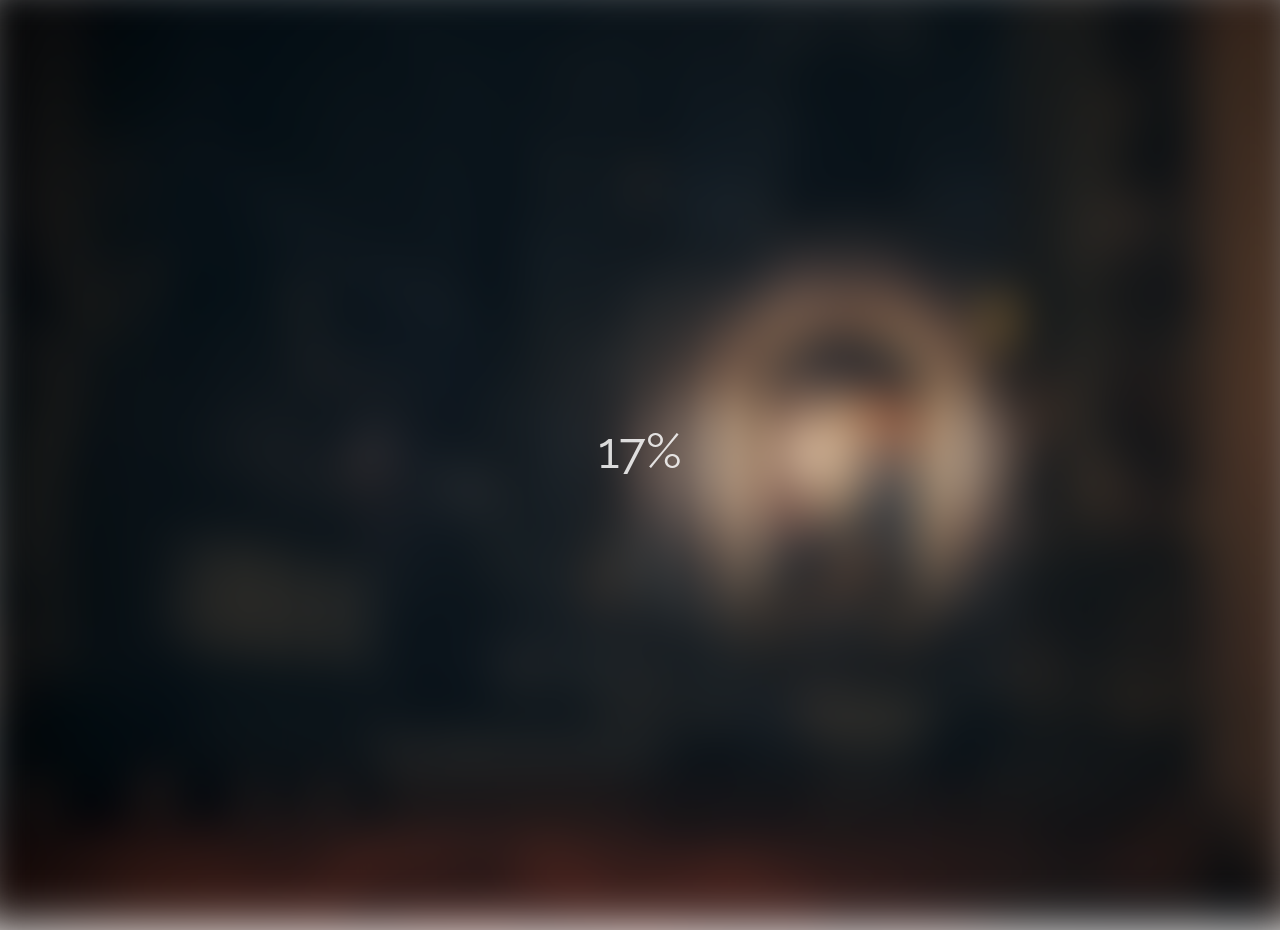
<file: Blurry Loading/index.html>
<!DOCTYPE html>
<html lang="en">
<head>
    <meta charset="UTF-8">
    <meta name="viewport" content="width=device-width, initial-scale=1.0">
    <link rel="stylesheet" href="style.css">
    <title>Blurry Loading</title>
</head>
<body>
    <section class="bg"></section>
    <div class="loading-text">0%</div>
    <script src="app.js"></script>
</body>
</html>
</file>
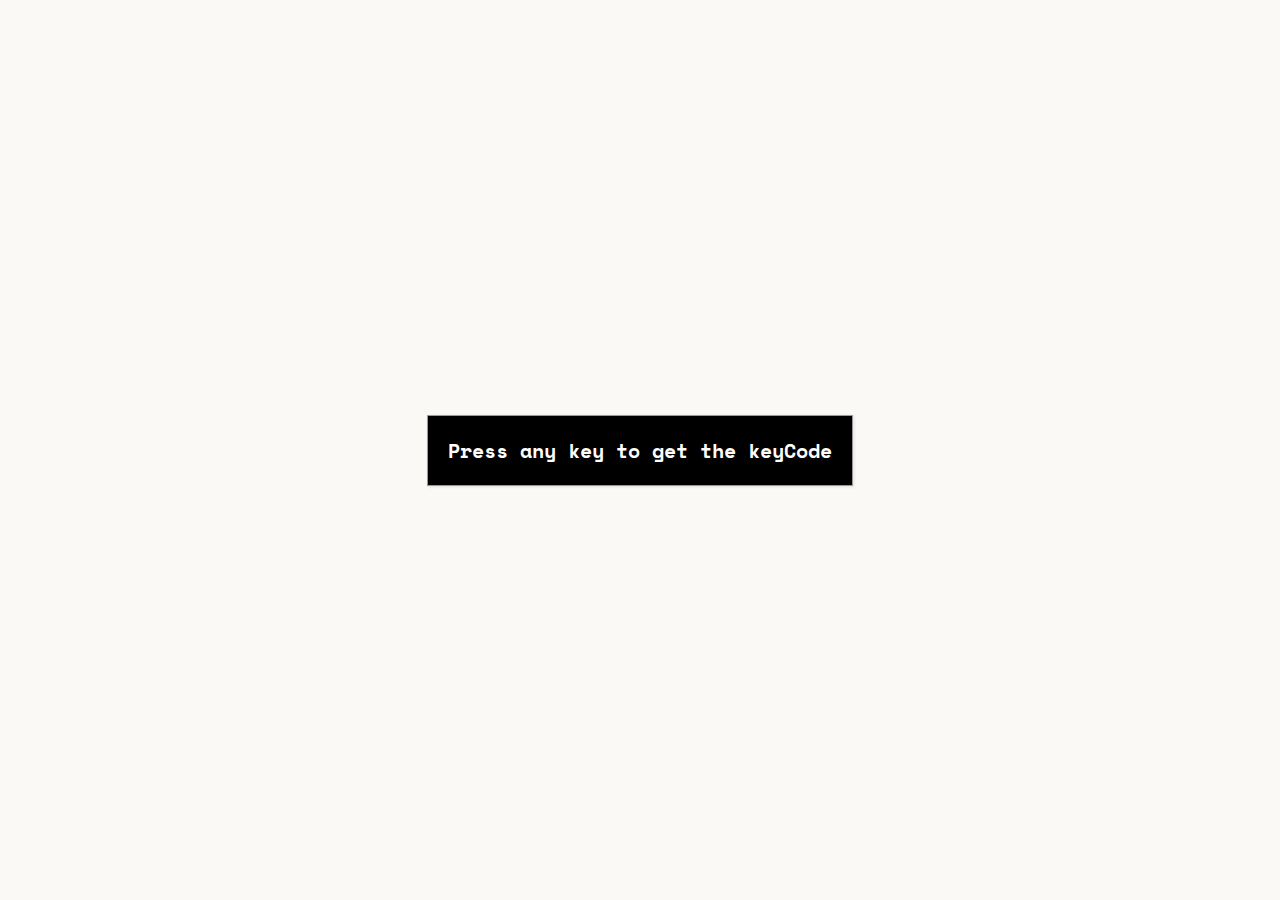
<file: Event Key Codes/index.html>
<!DOCTYPE html>
<html lang="en">
<head>
    <meta charset="UTF-8">
    <meta name="viewport" content="width=device-width, initial-scale=1.0">
    <link rel="stylesheet" href="style.css">
    <title>Event Key Codes</title>
</head>
<body>
    <div id="insert">
        <div class="key">
            Press any key to get the keyCode
        </div>
    </div>
    <script src="app.js"></script>
</body>
</html>
</file>
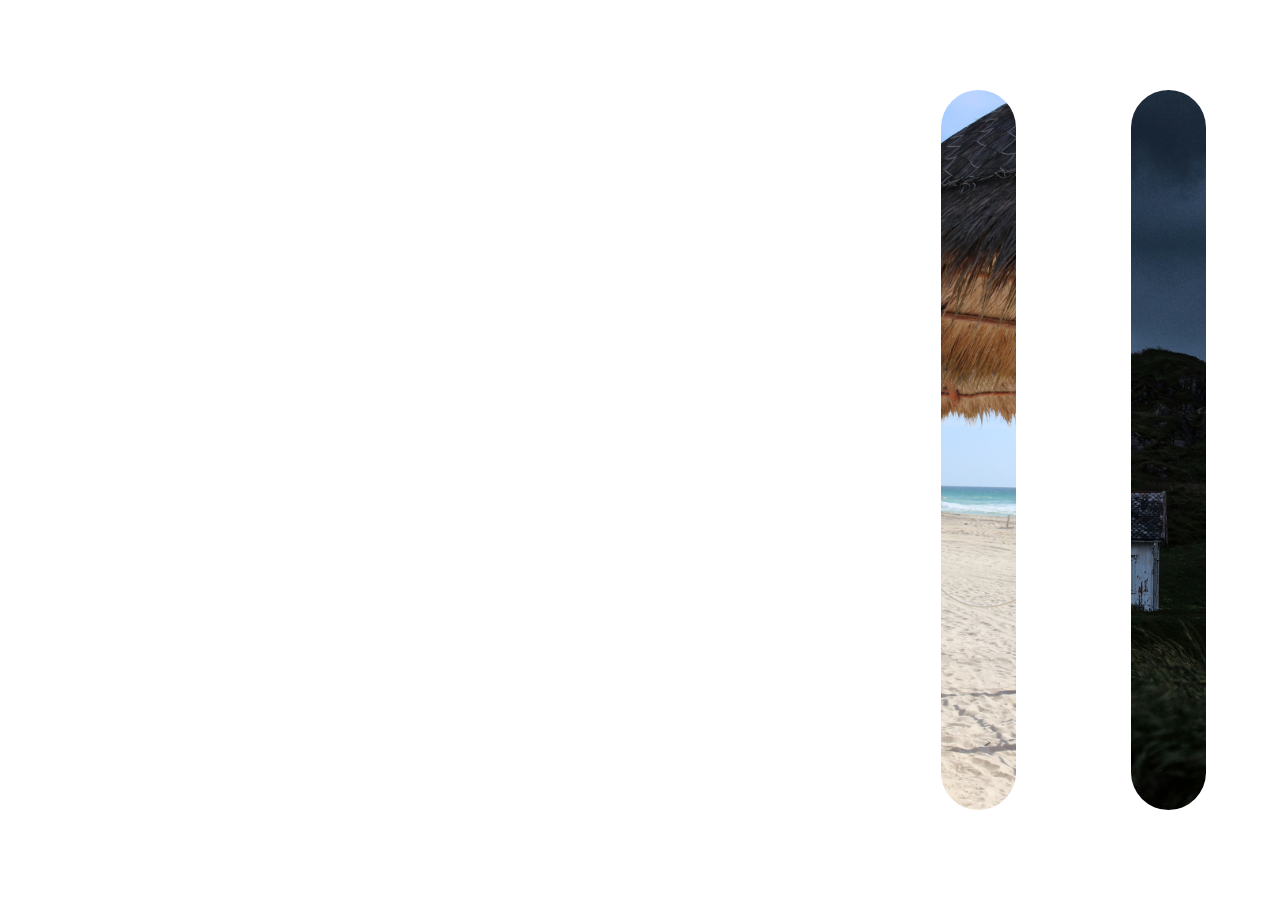
<file: Expanding Cards/index.html>
<!DOCTYPE html>
<html lang="en">
  <head>
    <meta charset="UTF-8" />
    <meta name="viewport" content="width=device-width, initial-scale=1.0" />
    <link rel="stylesheet" href="styles.css" />
    <title>Expanding Cards</title>
  </head>
  <body>
    <div class="container">
      <div class="panel active" style="background-image: url('https://images.unsplash.com/photo-1558979158-65a1eaa08691?ixlib=rb-1.2.1&ixid=eyJhcHBfaWQiOjEyMDd9&auto=format&fit=crop&w=1350&q=80')">
        <h3>Explore The World</h3>
      </div>
      <div class="panel" style="background-image: url('https://images.unsplash.com/photo-1572276596237-5db2c3e16c5d?ixlib=rb-1.2.1&ixid=eyJhcHBfaWQiOjEyMDd9&auto=format&fit=crop&w=1350&q=80')">
        <h3>Wild Forest</h3>
      </div>
      <div class="panel" style="background-image: url('images/alex-zakharchenko-lfseoC1apf4-unsplash.jpg')">
        <h3>Sunny Beach</h3>
      </div>
      <div class="panel" style="background-image: url('https://images.unsplash.com/photo-1551009175-8a68da93d5f9?ixlib=rb-1.2.1&ixid=eyJhcHBfaWQiOjEyMDd9&auto=format&fit=crop&w=1351&q=80')">
        <h3>City on Winter</h3>
      </div>
      <div class="panel" style="background-image: url('images/vidar-nordli-mathisen-U8opY9umz8Y-unsplash.jpg')">
        <h3>Mountains - Clouds</h3>
      </div>

    </div>

    <script src="script.js"></script>
  </body>
</html>
</file>
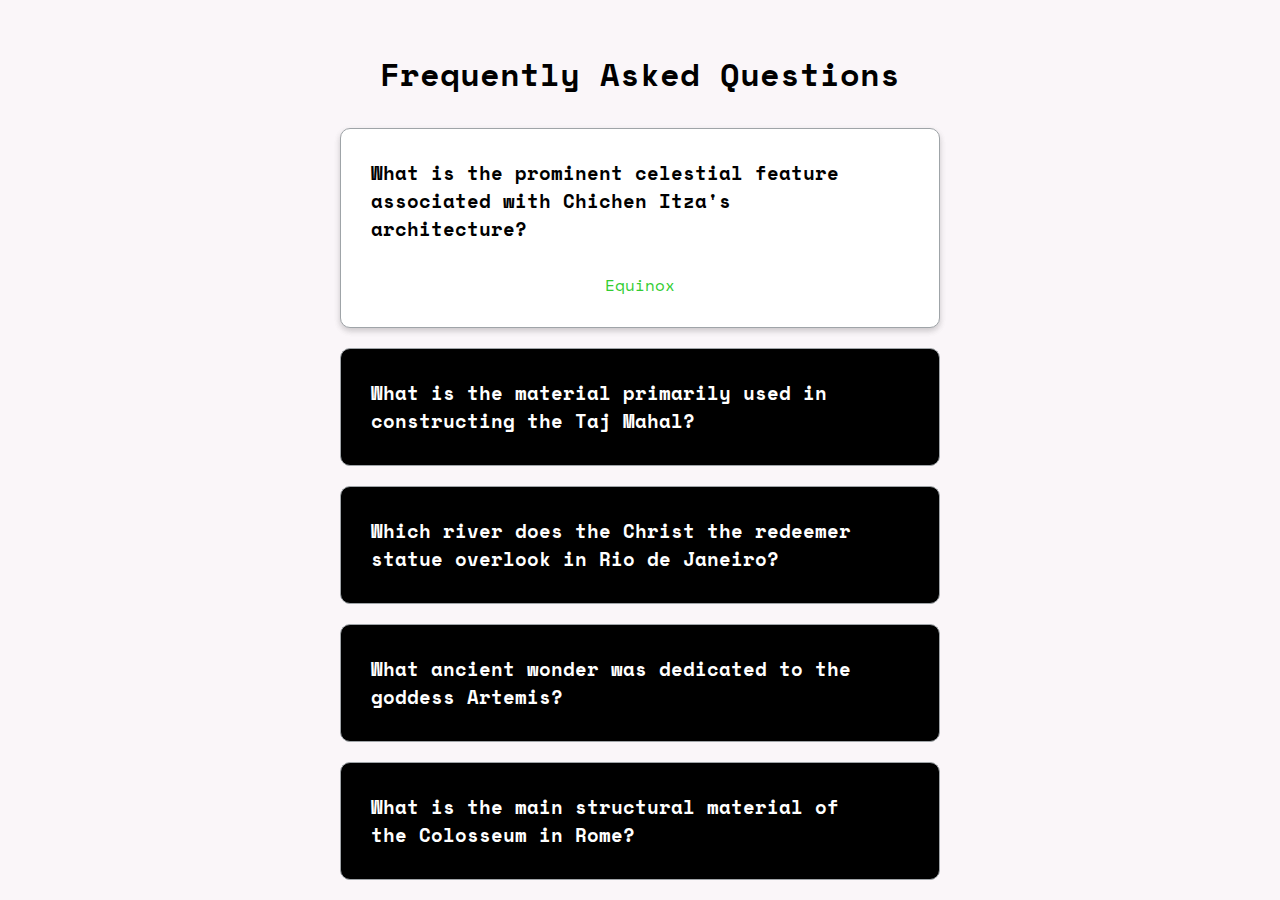
<file: FAQ Collapse/index.html>
<!DOCTYPE html>
<html lang="en">
<head>
    <meta charset="UTF-8">
    <meta name="viewport" content="width=device-width, initial-scale=1.0">
    <link rel="stylesheet" href="https://cdnjs.cloudflare.com/ajax/libs/font-awesome/5.14.0/css/all.min.css" integrity="sha512-1PKOgIY59xJ8Co8+NE6FZ+LOAZKjy+KY8iq0G4B3CyeY6wYHN3yt9PW0XpSriVlkMXe40PTKnXrLnZ9+fkDaog==" crossorigin="anonymous" />
    <link rel="stylesheet" href="style.css">
    <title>FAQ Collapse</title>
</head>
<body>
    <h1>Frequently Asked Questions</h1>

    <div class="faq-container">

        <div class="faq active">
            <h3 class="faq-title">
                What is the prominent celestial feature associated with Chichen Itza's architecture?
            </h3>

            <p class="faq-text">
                Equinox
            </p>

            <button class="faq-toggle">
                <i class="fas fa-chevron-down"></i>
                <i class="fas fa-times"></i>
                <i></i>
            </button>
        </div>

        <div class="faq">
            <h3 class="faq-title">
                What is the material primarily used in constructing the Taj Mahal?
            </h3>
            <p class="faq-text">
                Marble
            </p>
            <button class="faq-toggle">
                <i class="fas fa-chevron-down"></i>
                <i class="fas fa-times"></i>
            </button>
        </div>

        <div class="faq">
            <h3 class="faq-title">
                Which river does the Christ the redeemer statue overlook in Rio de Janeiro?
            </h3>
            <p class="faq-text">
                Rio River
            </p>
            <button class="faq-toggle">
                <i class="fas fa-chevron-down"></i>
                <i class="fas fa-times"></i>
            </button>
        </div>

        <div class="faq">
            <h3 class="faq-title">
                What ancient wonder was dedicated to the goddess Artemis?
            </h3>
            <p class="faq-text">
                Ephesus
            </p>
            <button class="faq-toggle">
                <i class="fas fa-chevron-down"></i>
                <i class="fas fa-times"></i>
            </button>
        </div>

        <div class="faq">
            <h3 class="faq-title">
                What is the main structural material of the Colosseum in Rome?
            </h3>
            <p class="faq-text">
                Concrete
            </p>
            <button class="faq-toggle">
                <i class="fas fa-chevron-down"></i>
                <i class="fas fa-times"></i>
            </button>
        </div>

    </div>
    <script src="app.js"></script>
</body>
</html>
</file>
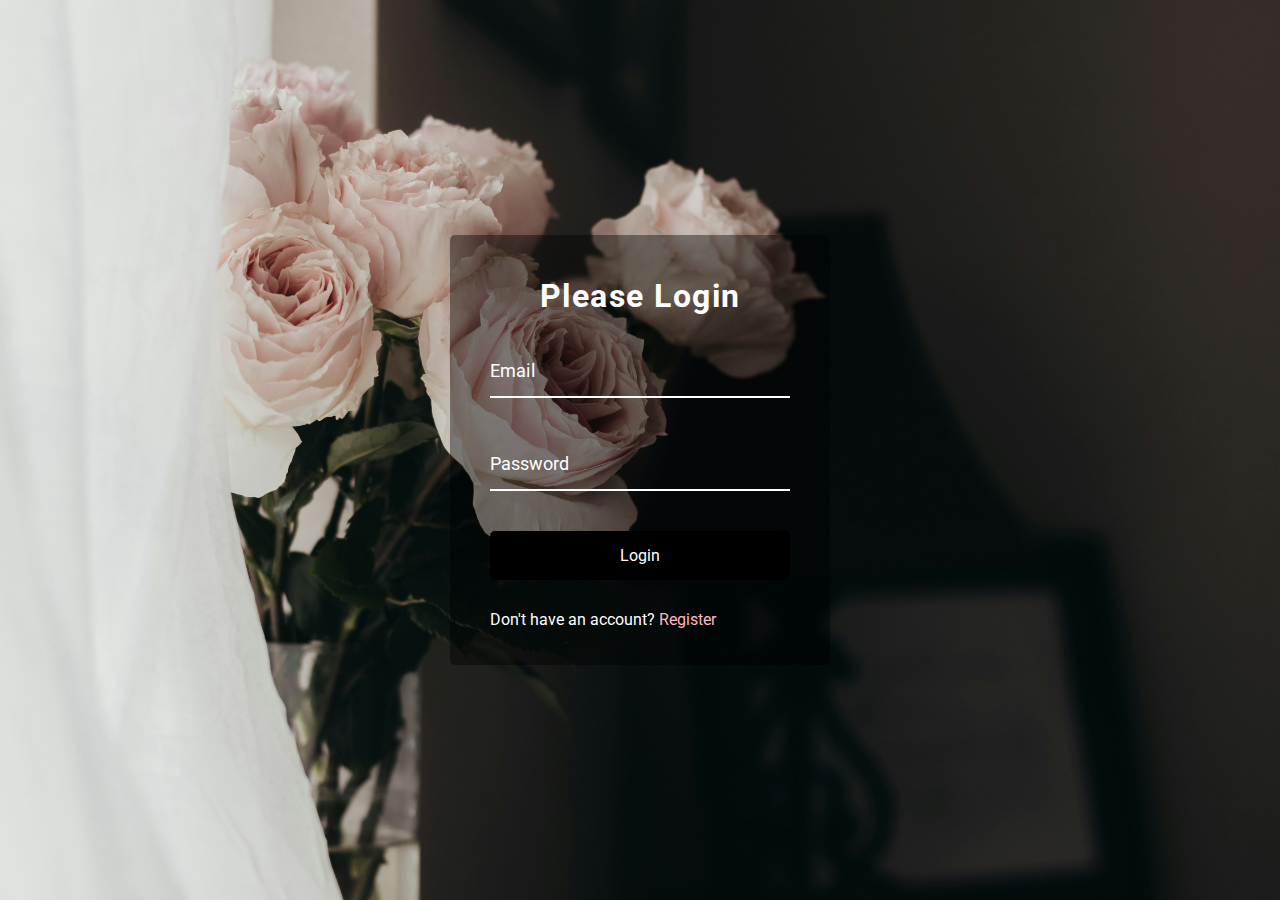
<file: Form Wave/index.html>
<!DOCTYPE html>
<html lang="en">
<head>
    <meta charset="UTF-8">
    <meta name="viewport" content="width=device-width, initial-scale=1.0">
    <link rel="stylesheet" href="style.css">
    <title>Form Input Wave</title>
</head>
<body>
    <div class="container">
        <h1>Please Login</h1>
        <form>
            <div class="form-control">
                <input type="text" required>
                <label>Email</label>
            </div>
            <div class="form-control">
                <input type="password" required>
                <label>Password</label>
            </div>
            <button class="btn">Login</button>
            <p class="text">Don't have an account? <a href="#">Register</a></p>
        </form>
    </div>
    <script src="app.js"></script>
</body>
</html>
</file>
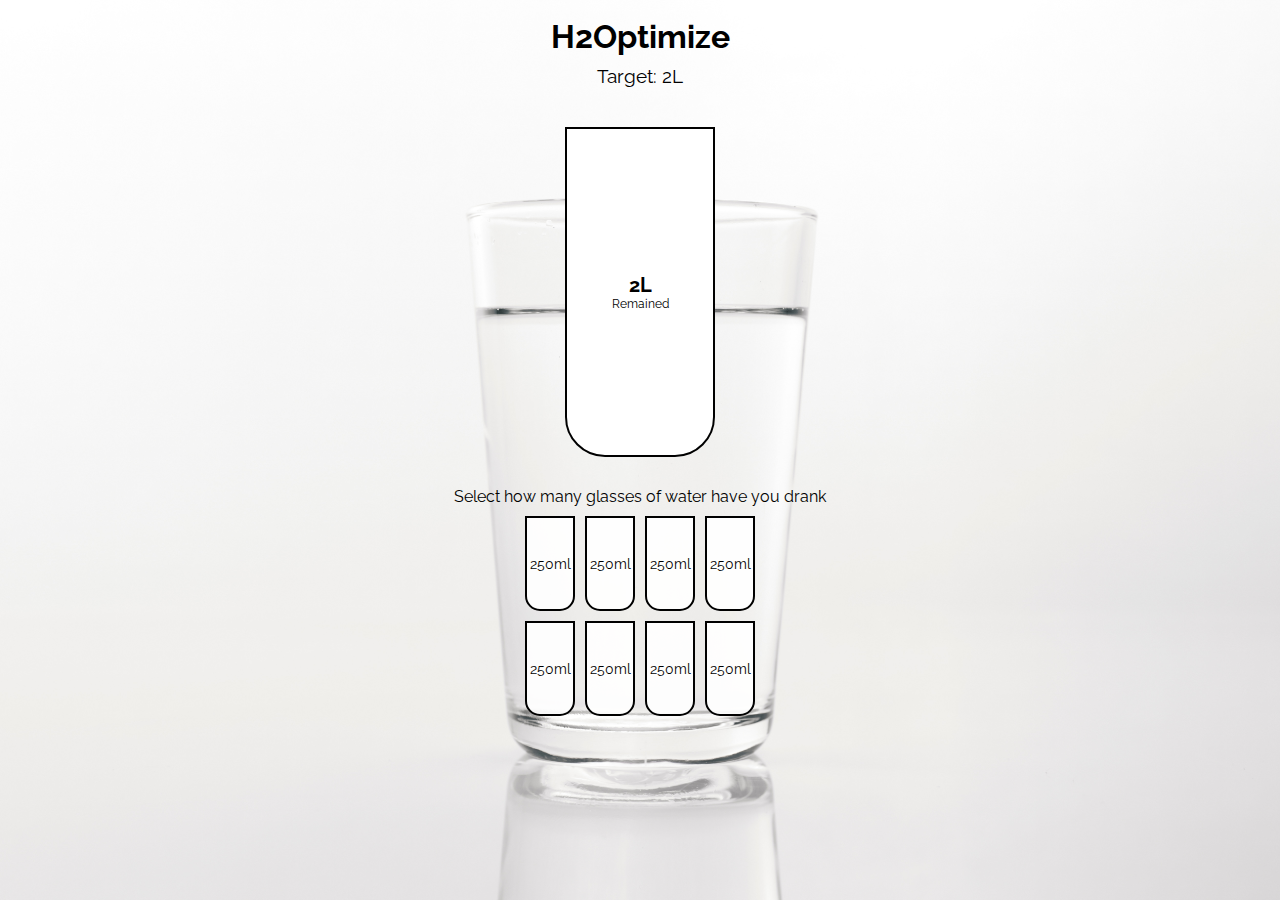
<file: H2Optimize/index.html>
<!DOCTYPE html>
<html lang="en">
<head>
    <meta charset="UTF-8">
    <meta name="viewport" content="width=device-width, initial-scale=1.0">
    <link rel="stylesheet" href="style.css">
    <title>H2Optimize</title>
</head>
<body>
    <h1>H2Optimize</h1>
    <h3>Target: 2L</h3>
    <div class="cup">
        <div class="remained" id="remained">
            <span id="litres"></span>
            <small>Remained</small>
        </div>
    
        <div class="percentage" id="percentage"></div>
    </div>
    <p class="text">Select how many glasses of water have you drank</p>

    <div class="cups">
        <div class="cup cup-small">250ml</div>
        <div class="cup cup-small">250ml</div>
        <div class="cup cup-small">250ml</div>
        <div class="cup cup-small">250ml</div>
        <div class="cup cup-small">250ml</div>
        <div class="cup cup-small">250ml</div>
        <div class="cup cup-small">250ml</div>
        <div class="cup cup-small">250ml</div>
    </div>

    <script src="app.js"></script>
</body>
</html>
</file>
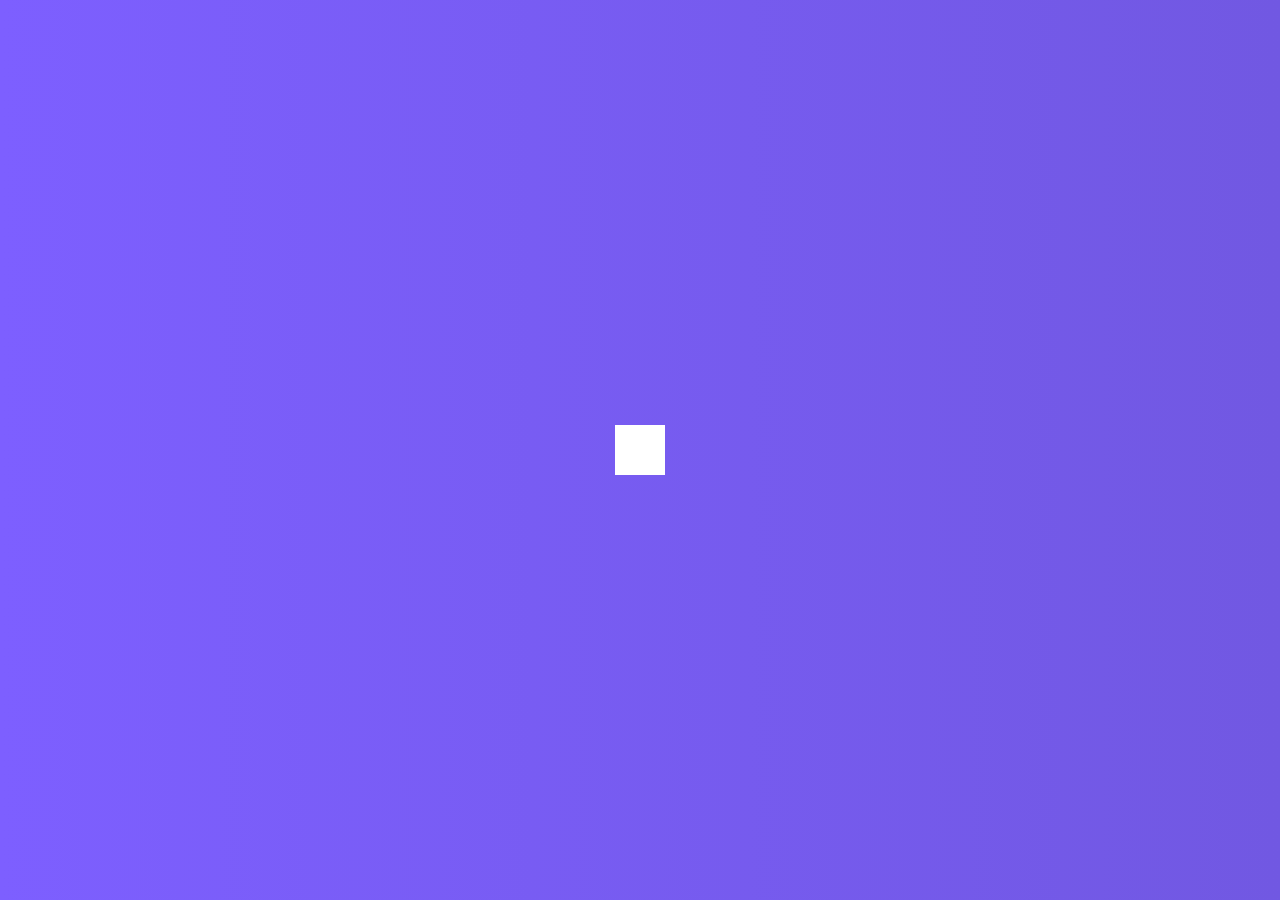
<file: Hidden SearchBar/index.html>
<!DOCTYPE html>
<html lang="en">
<head>
    <meta charset="UTF-8">
    <meta name="viewport" content="width=device-width, initial-scale=1.0">
    <link rel="stylesheet" href="https://cdnjs.cloudflare.com/ajax/libs/font-awesome/5.14.0/css/all.min.css" integrity="sha512-1PKOgIY59xJ8Co8+NE6FZ+LOAZKjy+KY8iq0G4B3CyeY6wYHN3yt9PW0XpSriVlkMXe40PTKnXrLnZ9+fkDaog==" crossorigin="anonymous" />
    <link rel="stylesheet" href="style.css">
    <title>Hidden Search Bar</title>
</head>
<body>
    <div class="search">
        <input type="text" class="input" placeholder="Search...">
        <button class="btn">
            <i class="fas fa-search"></i>
        </button>
        <script src="app.js"></script>
    </div>
</body>
</html>
</file>
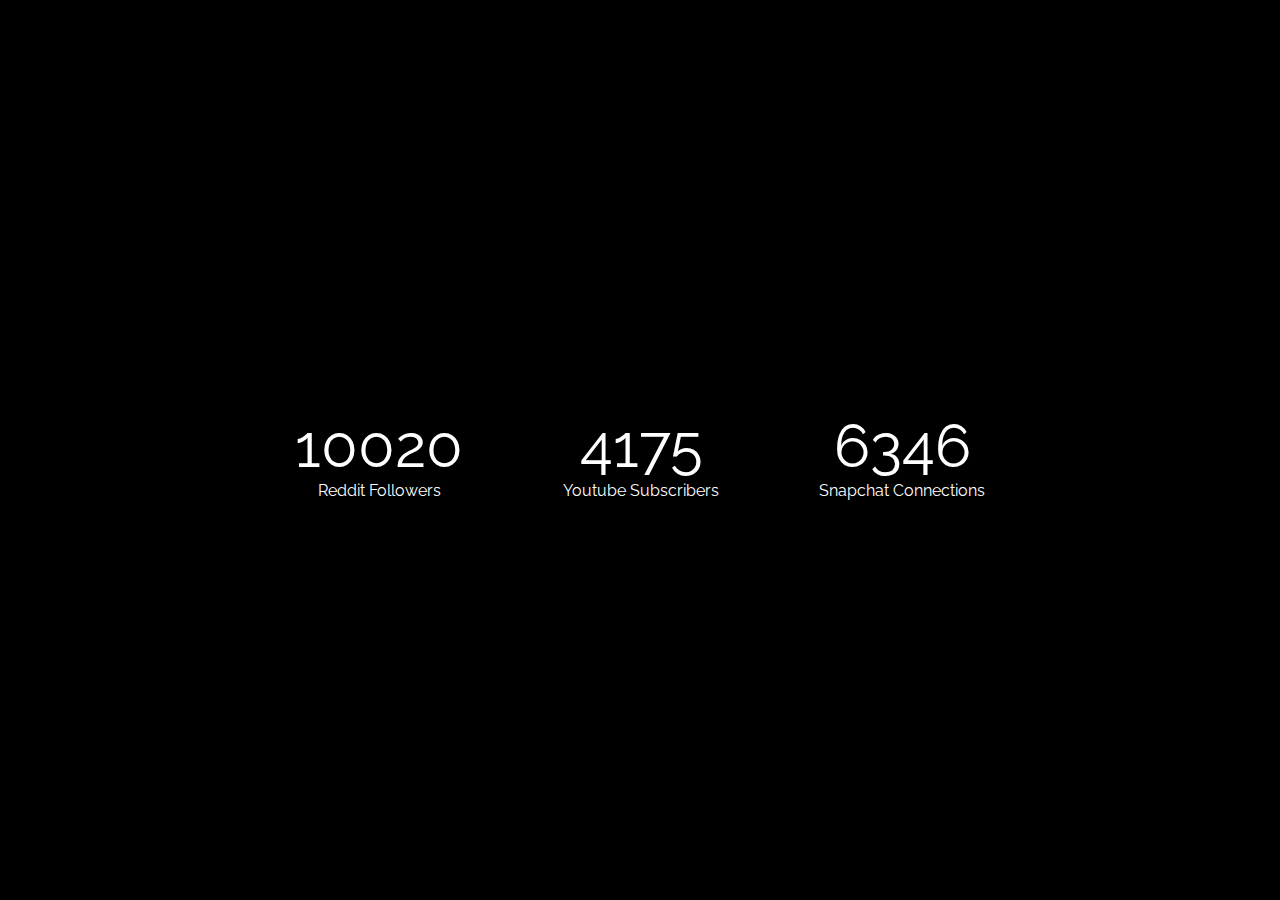
<file: Incrementing Counter/index.html>
<!DOCTYPE html>
<html lang="en">
<head>
    <meta charset="UTF-8">
    <meta name="viewport" content="width=device-width, initial-scale=1.0">
    <link rel="stylesheet" href="https://cdnjs.cloudflare.com/ajax/libs/font-awesome/5.14.0/css/all.min.css" integrity="sha512-1PKOgIY59xJ8Co8+NE6FZ+LOAZKjy+KY8iq0G4B3CyeY6wYHN3yt9PW0XpSriVlkMXe40PTKnXrLnZ9+fkDaog==" crossorigin="anonymous" />
    <link rel="stylesheet" href="style.css">
    <title>Incrementing Counter</title>
</head>
<body>
    <div class="counter-container">
        <i class="fab fa-reddit fa-3x"></i>
        <div class="counter" data-target="12000"></div>
        <span>Reddit Followers</span>
    </div>

    <div class="counter-container">
        <i class="fab fa-youtube fa-3x"></i>
        <div class="counter" data-target="5000"></div>
        <span>Youtube Subscribers</span>
    </div>

    <div class="counter-container">
        <i class="fab fa-snapchat fa-3x"></i>
        <div class="counter" data-target="7500"></div>
        <span>Snapchat Connections</span>
    </div>
    <script src="app.js"></script>
</body>
</html>
</file>
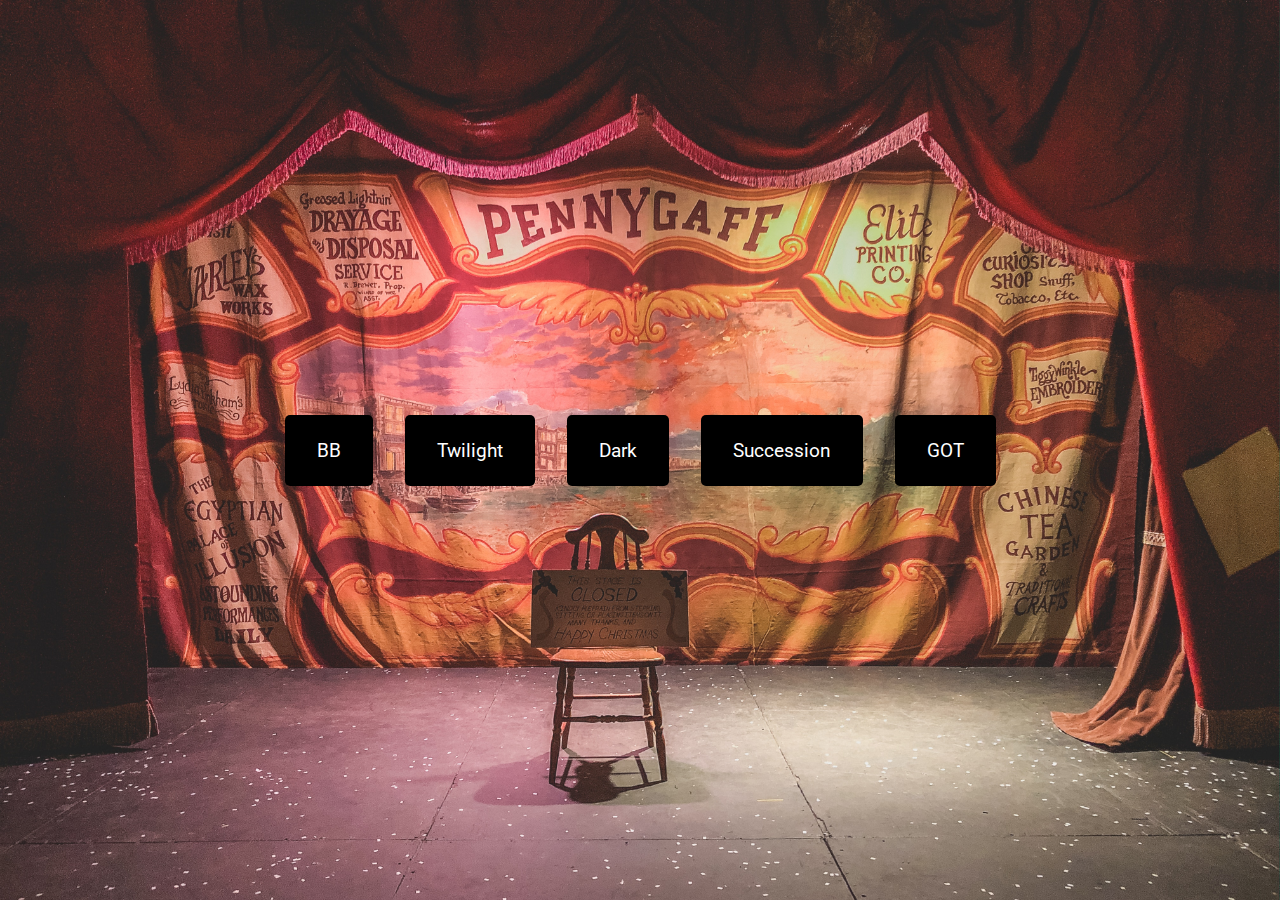
<file: Sound Board/index.html>
<!DOCTYPE html>
<html lang="en">
<head>
    <meta charset="UTF-8">
    <meta name="viewport" content="width=device-width, initial-scale=1.0">
    <link rel="stylesheet" href="style.css">
    <title>Sound Board</title>
</head>
<body>
    <audio id="BB" src="./Audio/Breaking-Bad-Theme-Song.mp3"></audio>
    <audio id="Twilight" src="./Audio/twilight.mp3"></audio>
    <audio id="Dark" src="./Audio/dark-netflix-theme-song.mp3"></audio>
    <audio id="Succession" src="./Audio/Succession-Theme-song.mp3"></audio>
    <audio id="GOT" src="./Audio/gameofthro-u69ri5zp-17151.mp3"></audio>

    <div id="buttons"></div>
    <script src="app.js"></script>
</body>
</html>
</file>
<file: Blurry Loading/style.css>
@import url('https://fonts.googleapis.com/css2?family=Raleway&display=swap');

* {
    box-sizing: border-box;
}

body {
    font-family: Raleway;
    display: flex;
    align-items: center;
    justify-content: center;
    height: 100vh;
    overflow: hidden;
    margin: 0;
}

.bg {
    background: url(./Images/soroush-karimi-FOVAjDi9ojQ-unsplash.jpg);
    background-repeat: no-repeat;
    position: absolute;
    align-content: center;
    justify-content: center;
    /* text-align: center; */
    background-size: cover;
    top: -30px;
    left: -30px;
    width: calc(100vw + 60px);
    height: calc(100vh + 60px);
    z-index: -1;
    filter: blur(0px);
}

.loading-text {
    font-size: 50px;
    color: #fff;
}
</file>
<file: Event Key Codes/style.css>
@import url('https://fonts.googleapis.com/css2?family=Space+Mono&display=swap');
* {
    box-sizing: border-box;
}

body {
    background: #FAF9F6;
    font-family: Space Mono;
    display: flex;
    align-items: center;
    justify-content: center;
    text-align: center;
    height: 100vh;
    margin: 0;
    overflow: hidden;
}

.key {
    border: 1px solid #999999;
    background-color: #000000;
    box-shadow: 1px 1px 3px rgba(0, 0, 0, 0.1);
    display: inline-flex;
    align-items: center;
    font-size: 20px;
    font-weight: bold;
    padding: 20px;
    flex-direction: column;
    margin: 10px;
    min-width: 150px;
    color: white;
    position: relative;
}

.key small {
    position: absolute;
    top: -24px;
    left: 0;
    text-align: center;
    width: 100%;
    color: #000000;
    font-size: 14px;
}
</file>
<file: Expanding Cards/styles.css>
@import url('https://fonts.googleapis.com/css?family=Muli&display=swap');

* {
  box-sizing: border-box;
}

body {
  font-family: 'Muli', sans-serif;
  display: flex;
  align-items: center;
  justify-content: center;
  height: 100vh;
  overflow: hidden;
  margin: 0;
}

.container {
  display: flex;
  width: 90vw;
}

.panel {
  background-size: cover;
  background-position: center;
  background-repeat: no-repeat;
  height: 80vh;
  border-radius: 50px;
  color: #fff;
  cursor: pointer;
  flex: 0.5;
  margin: 10px;
  position: relative;
  transition: all 700ms ease-in; 
}

.panel h3 {
  font-size: 24px;
  position: absolute;
  bottom: 20px;
  left: 20px;
  margin: 0;
  opacity: 0;
}

.panel.active {
  flex: 5;
}

.panel.active h3 {
  opacity: 1;
  transition: opacity 0.3s ease-in 0.4s;
}

@media (max-width: 480px) {
  .container {
    width: 100vw;
  }

  .panel:nth-of-type(4),
  .panel:nth-of-type(5) {
    display: none;
  }
}
</file>
<file: FAQ Collapse/style.css>
@import url('https://fonts.googleapis.com/css2?family=Space+Mono&display=swap');


* {
    box-sizing: border-box;
}

body {
    font-family: Space Mono;
    background-color: #FAF6F9;
}

h1 {
    margin: 50px 0 30px;
    text-align: center;
}

.faq-container {
    max-width: 600px;
    margin: 0 auto;
}

.faq {
    background-color: #000000;
    border: 1px solid #9fa4a8;
    color: #fff;
    border-radius: 10px;
    margin: 20px 0;
    padding: 30px;
    position: relative;
    overflow: hidden;
    transition: 0.3s ease;
}

.faq.active {
    background-color: #fff;
    color: #000000;
    box-shadow: 0 3px 6px rgba(0, 0, 0, 0.1), 0 3px 6px rgba(0, 0, 0, 0.1);
}

.faq.active::before,
.faq.active::after {
    content: '\f075';
    font-family: 'Font Awesome 5 Free';
    color: #FF00FF;
    font-size: 7rem;
    position: absolute;
    opacity: 0.2;
    top: 20px;
    left: 20px;
    z-index: 0;
}

.faq.active::before {
    color: #E30B5C;
    top: -10px;
    left: -30px;
    transform: rotateY(180deg);
}

.faq-title {
    margin: 0 35px 0 0;
}

.faq-text {
    display: none;
    margin: 30px 0 0;
    color: #32CD32;
    text-align: center;
}

.faq.active .faq-text {
    display: block;
}

.faq-toggle {
    background-color: #fff;
    border: 0;
    border-radius: 2px;
    cursor: pointer;
    display: flex;
    align-items: center;
    justify-content: center;
    font-size: 16px;
    padding: 0;
    position: absolute;
    top: 20px;
    right: 30px;
    left: 530px;
    width: 30px;
} 

.faq-toggle:focus {
    outline: 0;
}
  
.faq-toggle .fa-times {
    display: none;
}

.faq.active .faq-toggle .fa-times {
    color: #fff;
    display: block;
}

.faq.active .faq-toggle .fa-chevron-down {
    display: none;
}

.faq.active .faq-toggle {
    background-color: #000;
}
</file>
<file: Form Wave/style.css>
@import url('https://fonts.googleapis.com/css2?family=Roboto&display=swap');
* {
    box-sizing: border-box;
}

body {
    background: url(new.jpg);
    background-repeat: no-repeat;
    background-size: cover;
    color: #fff;
    font-size: Roboto;
    display: flex;
    flex-direction: column;
    align-items: center;
    justify-content: center;
    height: 100vh;
    overflow: hidden;
    margin: 0;
}

.container {
    background-color: rgba(0, 0, 0, 0.4);
    padding: 20px 40px;
    border-radius: 5px;
    font-family: Roboto;
}

.container h1{
    text-align: center;
    margin-bottom: 30px;
    letter-spacing: 1.5px;
}

.container a {
    text-decoration: none;
    color: #FFB6C1;
}

.btn {
    cursor: pointer;
    display: inline-block;
    width: 100%;
    background-color: #000000;
    color: #fff;
    border: none;
    padding: 15px;
    font-family: Roboto;
    font-size: 16px;
    border-radius: 5px;
    /* margin-top: 1.5rem; */
}

.btn:focus {
    outline: 0;
}

.btn:active {
    transform: scale(0.98);
}

.text {
    margin-top: 30px;
}

.form-control {
    position: relative;
    margin: 20px 0 40px;
    width: 300px;
}

.form-control input {
    background-color: transparent;
    border: 0;
    border-bottom: 2px #fff solid;
    display: block;
    width: 100%;
    padding: 15px 0;
    font-size: 18px;
    color: #FFB6C1;
}

.form-control input:focus,
.form-control input:valid {
    outline: 0;
    border-bottom-color: #FFB6C1;
}

.form-control label {
    position: absolute;
    top: 15px;
    left: 0;
    pointer-events: none;
}

.form-control label span {
    display: inline-block;
    font-size:18px;
    min-width: 5px;
    transition: 0.3s cubic-bezier(0.68, -0.55, 0.265, 1.55);
}

.form-control input:focus + label span,
.form-control input:valid + label span {
    color: #FFB6C1;
    transform: translateY(-30px);
}
</file>
<file: H2Optimize/style.css>
@import url('https://fonts.googleapis.com/css2?family=Raleway&display=swap');


:root {
    --border-color: #000;
    --fill-color: #6ab3f8;
}

* {
    box-sizing: border-box;
}

body {
    background: url(./Images/background.jpg);
    background-repeat: no-repeat;
    background-size: cover;
    font-family: Raleway;
    display: flex;
    flex-direction: column;
    align-items: center;
    margin-bottom: 40px;
}

/* h1 {
    margin: 10px 0 0;
} */

h1 {
    margin: 10px 0 0;
}

/* h3 {
    font-weight: 400;
    margin: 10px 0;
} */

h3 {
    font-weight: 400;
    margin: 10px 0;
}

/* .cup {
    background-color: #fff;
    border: 4px solid var(--border-color);
    color: var(--border-color);
    border-radius: 0 0 40px 40px;
    height: 330px;
    width: 150px;
    margin: 30px 0;
    display: flex;
    flex-direction: column;
    overflow: hidden;
} */

.cup {
    background-color: #fff;
    border: 2px solid var(--border-color);
    border-radius: 0 0 40px 40px;
    height: 330px;
    width: 150px;
    margin: 30px 0;
    display: flex;
    flex-direction: column;
    overflow: hidden;
}

/* .cup.cup-small {
    height: 95px;
    width: 50px;
    border-radius: 0 0 15px 15px;
    background-color: rgba(255, 255, 255, 0.9);
    cursor: pointer;
    font-size: 14px;
    align-items: center;
    justify-content: center;
    text-align: center;
    margin: 5px;
    transition: 0.3s ease;
} */

.cup.cup-small {
    height: 95px;
    width: 50px;
    border-radius: 0 0 15px 15px;
    background-color: rgba(255, 255, 255, 0.9);
    cursor: pointer;
    font-size: 14px;
    align-items: center;
    justify-content: center;
    text-align: center;
    margin: 5px;
    transition: 0.3s ease;
}

/* .cup.cup-small.full {
    background-color: var(--fill-color);
    color: #fff;
} */

.cup.cup-small.full {
    background-color: var(--fill-color);
    color: #fff;
}

/* .cups {
    display: flex;
    flex-wrap: wrap;
    align-items: center;
    justify-content: center;
    width: 280px;
} */

.cups {
    display: flex;
    flex-wrap: wrap;
    align-items: center;
    justify-content: center;
    width: 280px;
}

/* .remained {
    display: flex;
    flex-direction: column;
    align-items: center;
    justify-content: center;
    text-align: center;
    flex: 1;
    transition: 0.3s ease;
} */

.remained {
    display: flex;
    flex-direction: column;
    align-items: center;
    justify-content: center;
    text-align: center;
    flex: 1;
    transition: 0.3s ease;
}


/* .remained span {
    font-size: 20px;
    font-weight: bold;
} */

.remained span {
    font-size: 20px;
    font-weight: bold;
}

/* .remained small {
    font-size: 12px;
} */

.remained small {
    font-size: 12px;
}

/* .percentage {
    background-color: var(--fill-color);
    display: flex;
    align-items: center;
    justify-content: center;
    font-weight: bold;
    font-size: 30px;
    height: 0;
    transition: 0.3s ease;
} */

.percentage {
    background-color: var(--fill-color);
    display: flex;
    align-items: center;
    justify-content: center;
    font-weight: bold;
    font-size: 30px;
    height: 0;
    transition: 0.3s ease;
}

/* .text {
    text-align: center;
    margin: 0 0 5px;
} */

.text {
    text-align: center;
    margin: 0 0 5px;
}
</file>
<file: Hidden SearchBar/style.css>
@import url('https://fonts.googleapis.com/css2?family=Roboto:wght@400;700&display=swap');

* {
    box-sizing: border-box;
}

body {
    background-image: linear-gradient(90deg, #7d5fff, #7158e2);
    font-family: Roboto;
    display: flex;
    align-items: center;
    justify-content: center;
    height: 100vh;
    overflow: hidden;
    margin: 0;
}

.search {
     position: relative;
     height: 50px;
}

.search .input {
    background-color: #fff;
    border: 0;
    font-size: 18px;
    padding: 15px;
    height: 50px;
    width: 50px;
    transition: width 0.3s ease;
}

.btn {
    background-color: #fff;
    border: 0;
    cursor: pointer;
    font-size: 24px;
    position: absolute;
    top: 0;
    left: 0;
    height: 50px;
    width: 50px;
    transition: transform 0.3s ease;
}

.btn:focus,
.input:focus {
    outline: none;
}

.search.active .input {
    width: 200px;
}

.search.active .btn {
    transform: translateX(198px);
}
</file>
<file: Incrementing Counter/style.css>
@import url('https://fonts.googleapis.com/css2?family=Raleway&display=swap');

* {
    padding: 0;
    margin: 0;
    box-sizing: border-box;
}

body {
    background-color: #000000;
    color: #fff;
    font-family: Raleway;
    display: flex;
    align-items: center;
    justify-content: center;
    height: 100vh;
    overflow: hidden;
    margin: 0;
}

.counter-container {
    display: flex;
    flex-direction: column;
    justify-content: center;
    text-align: center;
    margin: 30px 50px;
}

.counter {
    font-size: 60px;
    margin-top: 10px;
}

@media (max-width: 580px) {
    body {
        flex-direction: column;
    }
}
</file>
<file: Sound Board/style.css>
@import url('https://fonts.googleapis.com/css2?family=Roboto&display=swap');

* {
    box-sizing: border-box;
}

body {
    background: url(./Images/cyrus-crossan-JOtuJ-DZjTw-unsplash.jpg);
    background-repeat: no-repeat;
    background-size: cover;
    font-family: Roboto;
    display: flex;
    flex-wrap: wrap;
    align-items: center;
    justify-content: center;
    text-align: center;
    height: 100vh;
    overflow: hidden;
    margin: 0;
}

.btn {
    background-color: #000000;
    border-radius: 5px;
    border: none;
    color: #fff;
    margin: 1rem;
    padding: 1.5rem 2rem;
    font-size: 1.2rem;
    font-family: inherit;
    cursor: pointer;
}

.btn:hover {
    opacity: 0.9;
}

.btn:focus {
    outline: none;
}
</file>
